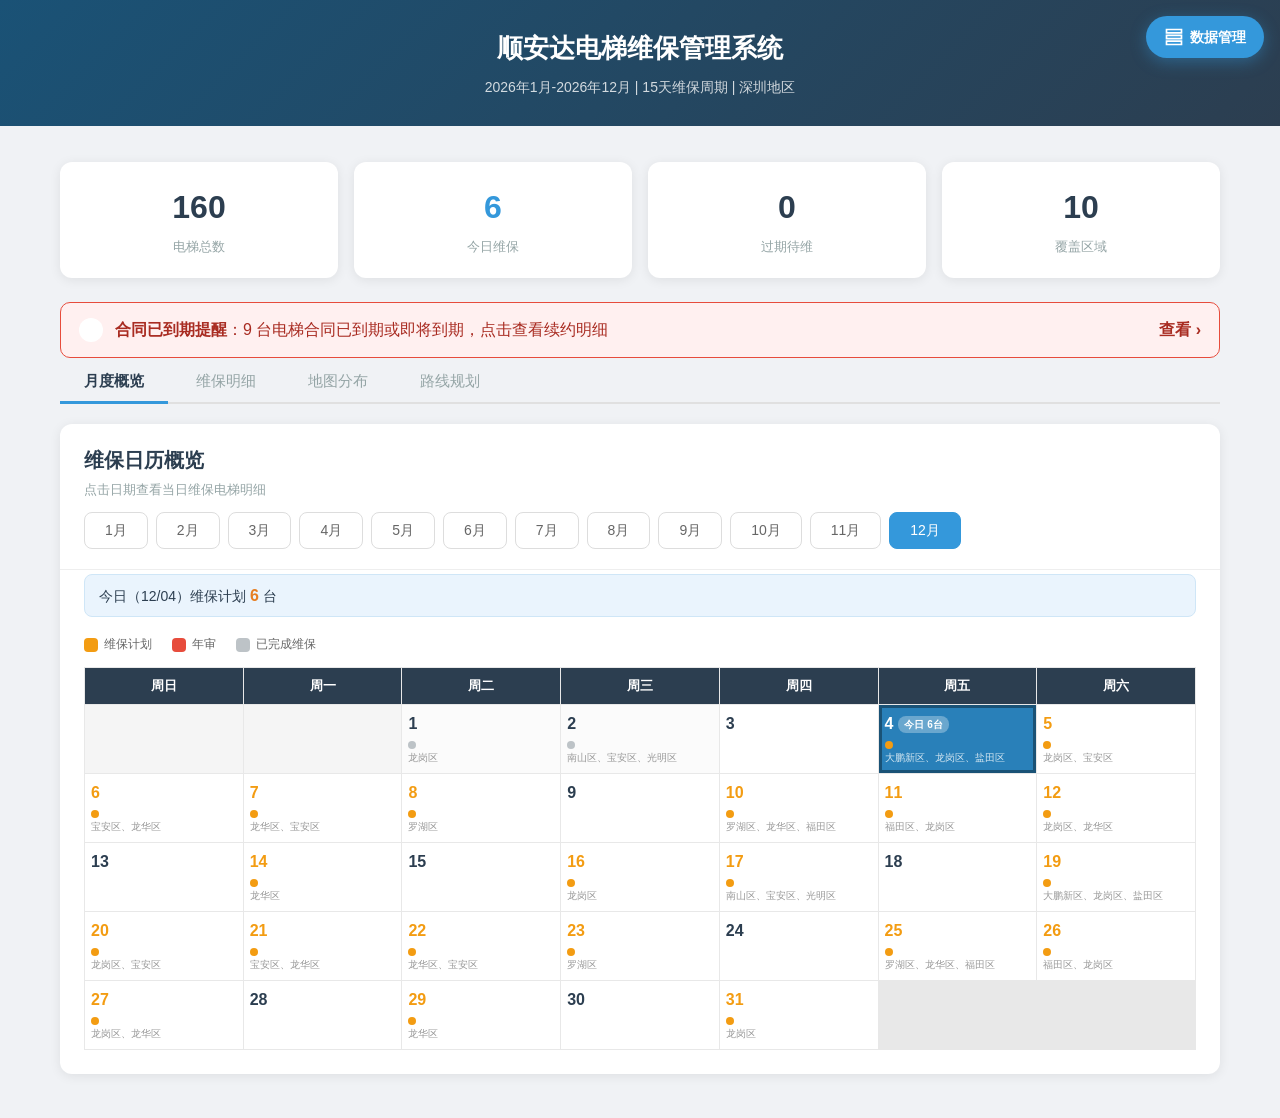
<file: index.html>
<!DOCTYPE html>
<html lang="zh-CN">
<head>
  <meta charset="UTF-8">
  <meta name="viewport" content="width=device-width, initial-scale=1.0">
  <title>顺安达电梯维保管理系统</title>
  <link rel="stylesheet" href="css/style.css?v=20261113-v46">
  <link rel="stylesheet" href="css/inspection.css?v=20260918-v40">
  <link rel="stylesheet" href="lib/leaflet.css">
</head>
<body>
  <div class="app-header">
    <h1>顺安达电梯维保管理系统</h1>
    <div class="subtitle">2026年1月-12月 | 15天维保周期 | 深圳地区</div>
  </div>
  <a href="admin.html" class="admin-fab" title="数据管理后台">
    <svg width="20" height="20" viewBox="0 0 24 24" fill="none" stroke="currentColor" stroke-width="2">
      <path d="M3 3h18v4H3z M3 10h18v4H3z M3 17h18v4H3z"/>
    </svg>
    <span>数据管理</span>
  </a>

  <div class="container">
    <!-- 加载中 -->
    <div id="loading" class="loading">
      <div class="spinner"></div>
      <p>正在加载维保数据...</p>
    </div>

    <!-- 主内容 -->
    <div id="appContent" style="display:none">
      <!-- 首页统计面板 -->
      <div id="homeStats"></div>
      <!-- 合同续约提醒：仅显示已到期及30天内到期合同 -->
      <div id="contractRenewalAlert"></div>
      <!-- Tab 导航 -->
      <div class="tab-nav">
        <button class="tab-btn active" data-tab="calendar">月度概览</button>
        <button class="tab-btn" data-tab="detail">维保明细</button>
        <button class="tab-btn" data-tab="map">地图分布</button>
        <button class="tab-btn" data-tab="route">路线规划</button>
      </div>

      <!-- 月度概览 -->
      <div class="tab-content active" id="tab-calendar">
        <div class="calendar-section">
          <div class="calendar-header">
            <h2>维保日历概览</h2>
            <p>点击日期查看当日维保电梯明细</p>
            <div class="month-tabs">
              <div class="month-tab" data-month="1" onclick="renderCalendar(1)">1月</div>
              <div class="month-tab" data-month="2" onclick="renderCalendar(2)">2月</div>
              <div class="month-tab" data-month="3" onclick="renderCalendar(3)">3月</div>
              <div class="month-tab" data-month="4" onclick="renderCalendar(4)">4月</div>
              <div class="month-tab" data-month="5" onclick="renderCalendar(5)">5月</div>
              <div class="month-tab" data-month="6" onclick="renderCalendar(6)">6月</div>
              <div class="month-tab" data-month="7" onclick="renderCalendar(7)">7月</div>
              <div class="month-tab" data-month="8" onclick="renderCalendar(8)">8月</div>
              <div class="month-tab" data-month="9" onclick="renderCalendar(9)">9月</div>
              <div class="month-tab" data-month="10" onclick="renderCalendar(10)">10月</div>
              <div class="month-tab" data-month="11" onclick="renderCalendar(11)">11月</div>
              <div class="month-tab" data-month="12" onclick="renderCalendar(12)">12月</div>
            </div>
          </div>
          <div id="calendarGrid" style="padding: 0 24px 24px;"></div>
        </div>
      </div>

      <!-- 维保明细 -->
      <div class="tab-content" id="tab-detail"></div>

      <!-- 地图分布 -->
      <div class="tab-content" id="tab-map">
        <div id="mapContainer"></div>
      </div>

      <!-- 路线规划 -->
      <div class="tab-content" id="tab-route"></div>
    </div>
  </div>

  <!-- 详情弹窗 -->
  <div class="modal-overlay" id="modalOverlay">
    <div class="modal-box">
      <div class="modal-header">
        <h3 id="modalTitle">维保详情</h3>
        <button class="modal-close">&times;</button>
      </div>
      <div class="modal-body" id="modalBody"></div>
    </div>
  </div>

  <!-- 定位校准弹窗 -->
  <div class="modal-overlay" id="locateOverlay">
    <div class="modal-box modal-locate">
      <div class="modal-header">
        <h3 id="locateTitle">定位校准</h3>
        <button class="modal-close" onclick="closeLocateModal()">&times;</button>
      </div>
      <div class="modal-body" id="locateBody"></div>
    </div>
  </div>

  <!-- Toast 提示 -->
  <div class="toast" id="toast"></div>

  <script src="js/data.js?v=20261105-v44"></script>
  <script src="lib/leaflet.js"></script>
  <script src="js/calendar.js?v=20260918-v40"></script>
  <script src="js/detail.js?v=20260918-v40"></script>
  <script src="js/map.js?v=20260918-v40"></script>
  <script src="js/router.js?v=20260918-v40"></script>
  <script src="js/app.js?v=20260918-v40"></script>
</body>
</html>
</file>
<file: css/style.css>
/* ===== Reset & Base ===== */
* { margin: 0; padding: 0; box-sizing: border-box; }
body {
  font-family: "Microsoft YaHei", "PingFang SC", -apple-system, sans-serif;
  background: #f0f2f5;
  color: #333;
  line-height: 1.6;
}
a { color: #3498db; text-decoration: none; }
a:hover { text-decoration: underline; }

/* ===== Admin Login Gate ===== */
.login-gate {
  position: fixed;
  top: 0; left: 0; right: 0; bottom: 0;
  background: linear-gradient(135deg, #1a5276, #2c3e50);
  z-index: 9999;
  display: flex;
  align-items: center;
  justify-content: center;
}
.login-gate.hidden { display: none; }
.login-box {
  background: #fff;
  border-radius: 16px;
  padding: 40px 36px;
  text-align: center;
  width: 320px;
  box-shadow: 0 12px 48px rgba(0,0,0,0.3);
}
.login-icon { margin-bottom: 16px; }
.login-box h2 { font-size: 22px; color: #2c3e50; margin-bottom: 6px; }
.login-hint { font-size: 13px; color: #95a5a6; margin-bottom: 20px; }
.login-input {
  width: 100%;
  padding: 12px 16px;
  border: 2px solid #e0e0e0;
  border-radius: 8px;
  font-size: 16px;
  outline: none;
  text-align: center;
  letter-spacing: 2px;
  transition: border-color 0.2s;
  margin-bottom: 16px;
}
.login-input:focus { border-color: #3498db; }
.login-btn { width: 100%; padding: 12px; font-size: 16px; }
.login-error { color: #e74c3c; font-size: 13px; min-height: 18px; margin-top: 8px; }
.login-back { display: inline-block; margin-top: 16px; font-size: 13px; color: #95a5a6; }
.login-back:hover { color: #3498db; }

/* ===== Header ===== */
.app-header {
  background: linear-gradient(135deg, #1a5276, #2c3e50);
  color: #fff;
  padding: 28px 24px;
  text-align: center;
}
.app-header h1 { font-size: 26px; font-weight: 700; }
.app-header .subtitle { font-size: 14px; opacity: 0.8; margin-top: 6px; }

/* Nav link for admin page */
.app-header .nav-link {
  display: inline-block;
  margin-top: 12px;
  padding: 6px 18px;
  background: rgba(255,255,255,0.15);
  border-radius: 20px;
  color: #fff;
  font-size: 13px;
  transition: background 0.2s;
}
.app-header .nav-link:hover { background: rgba(255,255,255,0.3); text-decoration: none; }

/* ===== Admin Floating Button ===== */
.admin-fab {
  position: fixed;
  top: 16px;
  right: 16px;
  z-index: 500;
  display: flex;
  align-items: center;
  gap: 6px;
  padding: 10px 18px;
  background: #3498db;
  color: #fff !important;
  border-radius: 24px;
  font-size: 14px;
  font-weight: 600;
  box-shadow: 0 4px 16px rgba(52, 152, 219, 0.4);
  transition: all 0.2s;
  text-decoration: none !important;
}
.admin-fab:hover {
  background: #2980b9;
  transform: translateY(-2px);
  box-shadow: 0 6px 20px rgba(52, 152, 219, 0.5);
}

/* ===== Container ===== */
.container { max-width: 1200px; margin: 0 auto; padding: 20px; }

/* ===== Stats Cards ===== */
.stats-row {
  display: flex;
  gap: 16px;
  margin-bottom: 24px;
  flex-wrap: wrap;
}
.stat-card {
  flex: 1;
  min-width: 140px;
  background: #fff;
  border-radius: 12px;
  padding: 20px;
  box-shadow: 0 2px 12px rgba(0,0,0,0.08);
  text-align: center;
}
.stat-card .stat-value {
  font-size: 32px;
  font-weight: 700;
  color: #2c3e50;
}
.stat-card .stat-label {
  font-size: 13px;
  color: #95a5a6;
  margin-top: 4px;
}
.stat-card.accent .stat-value { color: #3498db; }
.stat-card.danger .stat-value { color: #e74c3c; }
.stat-card.warning .stat-value { color: #e67e22; }

/* ===== Tabs ===== */
.tab-nav {
  display: flex;
  gap: 4px;
  margin-bottom: 20px;
  border-bottom: 2px solid #e0e0e0;
  flex-wrap: wrap;
}
.tab-btn {
  padding: 10px 24px;
  border: none;
  background: none;
  cursor: pointer;
  font-size: 15px;
  color: #95a5a6;
  border-bottom: 3px solid transparent;
  margin-bottom: -2px;
  transition: all 0.2s;
}
.tab-btn:hover { color: #3498db; }
.tab-btn.active {
  color: #2c3e50;
  border-bottom-color: #3498db;
  font-weight: 600;
}
.tab-content { display: none; }
.tab-content.active { display: block; }

/* ===== Calendar ===== */
.calendar-section {
  background: #fff;
  border-radius: 12px;
  box-shadow: 0 2px 12px rgba(0,0,0,0.08);
  overflow: hidden;
  margin-bottom: 24px;
}
.calendar-header {
  padding: 20px 24px;
  border-bottom: 1px solid #eee;
}
.calendar-header h2 { font-size: 20px; color: #2c3e50; }
.calendar-header p { font-size: 13px; color: #95a5a6; margin-top: 4px; }
.month-tabs {
  display: flex;
  gap: 8px;
  margin-top: 12px;
  /* 允许换行，避免手机端 12 个月份排不开被外层 overflow:hidden 裁掉（8-12月无法点击） */
  flex-wrap: wrap;
}
.month-tab {
  padding: 6px 20px;
  border: 1px solid #ddd;
  border-radius: 8px;
  cursor: pointer;
  font-size: 14px;
  color: #666;
  transition: all 0.2s;
}
.month-tab.active { background: #3498db; color: #fff; border-color: #3498db; }
.month-tab:hover:not(.active) { border-color: #3498db; color: #3498db; }

.cal-legend {
  display: flex;
  gap: 20px;
  padding: 8px 0 12px;
  font-size: 13px;
  color: #555;
  flex-wrap: wrap;
}
.cal-legend .legend-item {
  display: inline-flex;
  align-items: center;
  gap: 6px;
}
.cal-legend .legend-dot {
  display: inline-block;
  width: 14px;
  height: 14px;
  border-radius: 4px;
}
.cal-legend .legend-dot.maint { background: #f39c12; }
.cal-legend .legend-dot.hist { background: #bdc3c7; }
.cal-legend .legend-dot.ai { background: #e74c3c; }

/* 今日维保汇总条 */
.today-summary {
  margin: 4px 0 10px;
  padding: 8px 14px;
  background: #eaf4fd;
  border: 1px solid #cfe6f7;
  border-radius: 8px;
  font-size: 14px;
  color: #2c3e50;
}
.today-summary b { color: #e67e22; font-size: 16px; }

.calendar-grid {
  display: grid;
  /* 使用 minmax(0, 1fr) 强制 7 列等宽，防止“维保区域”长文字把列撑宽后把周五周六挤出可视区。 */
  grid-template-columns: repeat(7, minmax(0, 1fr));
  gap: 1px;
  background: #e8e8e8;
  border: 1px solid #e8e8e8;
}
.cal-weekday {
  background: #2c3e50;
  color: #fff;
  text-align: center;
  padding: 8px;
  font-size: 13px;
  font-weight: 600;
}
.cal-day {
  background: #fff;
  min-height: 68px;
  padding: 6px;
  cursor: pointer;
  transition: all 0.2s;
  position: relative;
}
.cal-day:hover { background: #f8f9fa; }
.cal-day.empty { background: #f5f5f5; cursor: default; }
.cal-day .day-num { font-size: 16px; font-weight: 600; color: #2c3e50; display: flex; align-items: center; gap: 5px; }
.cal-day .today-count {
  background: rgba(255, 255, 255, 0.3);
  color: #fff;
  font-size: 10px;
  font-weight: 700;
  padding: 1px 6px;
  border-radius: 8px;
  line-height: 1.5;
  white-space: nowrap;
}
.cal-day .day-dots {
  display: flex;
  gap: 4px;
  margin-top: 4px;
  align-items: center;
}
.cal-day .dot {
  width: 8px;
  height: 8px;
  border-radius: 50%;
  display: inline-block;
}
.cal-day .dot-maint { background: #f39c12; }
.cal-day .dot-ai { background: #e74c3c; }
.cal-day .dot-hist { background: #bdc3c7; }
.cal-day.has-maintenance .day-num { color: #f39c12; }
.cal-day.has-history { background: #fbfbfb; }
.cal-day.today { background: #2980b9 !important; box-shadow: inset 0 0 0 3px #1a5276; }
.cal-day.today .day-num { color: #fff !important; font-weight: 700; }
.cal-day.today .day-count { color: #d4e6f1 !important; }
.cal-day.today .day-districts { color: #d4e6f1 !important; }
.cal-day .day-districts {
  font-size: 10px;
  color: #999;
  margin-top: 2px;
  line-height: 1.3;
  white-space: nowrap;
  overflow: hidden;
  text-overflow: ellipsis;
  max-width: 100%;
}
.cal-day .ai-badge {
  position: absolute;
  top: 4px;
  right: 4px;
  background: #e74c3c;
  color: #fff;
  font-size: 10px;
  font-weight: 600;
  padding: 1px 5px;
  border-radius: 6px;
  line-height: 1.5;
}
.cal-day.has-ai { background: #fff0f0; }
.cal-day.has-ai:hover { background: #ffe8e8; }

/* ===== 历史维保弹窗样式 ===== */
.hist-notice {
  background: #f4f6f7;
  color: #7f8c8d;
  padding: 8px 12px;
  border-radius: 6px;
  margin-bottom: 10px;
  font-size: 13px;
}
.hist-section { margin-top: 14px; }
.hist-title {
  font-size: 13px;
  color: #7f8c8d;
  font-weight: 600;
  margin-bottom: 6px;
  padding-left: 8px;
  border-left: 3px solid #bdc3c7;
}
.hist-table { opacity: 0.8; }
.hist-table .hist-row td { color: #7f8c8d; }

/* ===== Modal ===== */
.modal-overlay {
  display: none;
  position: fixed;
  top: 0; left: 0; right: 0; bottom: 0;
  background: rgba(0,0,0,0.5);
  z-index: 1000;
  justify-content: center;
  align-items: flex-start;
  padding: 40px 20px;
  overflow-y: auto;
}
.modal-overlay.show { display: flex; }
.modal-box {
  background: #fff;
  border-radius: 12px;
  max-width: 800px;
  width: 100%;
  box-shadow: 0 8px 32px rgba(0,0,0,0.2);
}
.modal-header {
  padding: 20px 24px;
  border-bottom: 1px solid #eee;
  display: flex;
  justify-content: space-between;
  align-items: center;
}
.modal-header h3 { font-size: 18px; color: #2c3e50; }
.modal-close {
  width: 32px; height: 32px;
  border: none; background: none;
  font-size: 22px; color: #999;
  cursor: pointer; border-radius: 50%;
  display: flex; align-items: center; justify-content: center;
}
.modal-close:hover { background: #f0f0f0; color: #333; }
.modal-body { padding: 20px 24px; max-height: 60vh; overflow-y: auto; }
.ai-notice {
  background: #fff0f0;
  border-left: 4px solid #e74c3c;
  padding: 10px 14px;
  border-radius: 6px;
  margin-bottom: 14px;
  font-size: 13px;
  color: #a94442;
}
.ai-tag {
  display: inline-block;
  background: #e74c3c;
  color: #fff;
  font-size: 11px;
  font-weight: 600;
  padding: 2px 6px;
  border-radius: 4px;
  margin-left: 6px;
}
.ai-row {
  background: #fff0f0 !important;
}

/* ===== Tables ===== */
.data-table {
  width: 100%;
  border-collapse: collapse;
  font-size: 13px;
}
.data-table th {
  background: #2c3e50;
  color: #fff;
  padding: 10px 12px;
  text-align: left;
  font-weight: 600;
  white-space: nowrap;
}
.data-table td {
  padding: 8px 12px;
  border-bottom: 1px solid #eee;
}
.data-table tbody tr:hover { background: #f8f9fa; }
.data-table .dist-tag {
  display: inline-block;
  padding: 2px 8px;
  border-radius: 10px;
  font-size: 11px;
  color: #fff;
  white-space: nowrap;
}

/* ===== District Section ===== */
.district-section {
  margin-bottom: 12px;
  background: #fff;
  border-radius: 12px;
  box-shadow: 0 2px 12px rgba(0,0,0,0.08);
  overflow: hidden;
}
.district-header {
  padding: 14px 24px;
  border-bottom: 1px solid #eee;
  display: flex;
  justify-content: space-between;
  align-items: center;
  cursor: pointer;
  user-select: none;
  transition: background 0.2s;
}
.district-header:hover { background: #f8f9fa; }
.district-header h3 { font-size: 17px; color: #2c3e50; display: flex; align-items: center; gap: 8px; }
.district-header .count-badge {
  background: #eaf2f8;
  color: #2c3e50;
  padding: 4px 12px;
  border-radius: 12px;
  font-size: 13px;
  font-weight: 600;
}
.district-header .collapse-arrow {
  font-size: 18px;
  color: #bbb;
  transition: transform 0.3s;
  margin-left: 8px;
}
.district-section.collapsed .collapse-arrow { transform: rotate(-90deg); }
.district-body {
  padding: 0 24px 16px;
  overflow-x: auto;
  transition: max-height 0.3s ease, padding 0.3s ease, opacity 0.3s ease;
  max-height: 3000px;
  opacity: 1;
}
.district-section.collapsed .district-body {
  max-height: 0;
  padding-top: 0;
  padding-bottom: 0;
  opacity: 0;
  overflow: hidden;
}

/* ===== Search & Filter ===== */
.search-bar {
  display: flex;
  gap: 12px;
  margin-bottom: 16px;
  flex-wrap: wrap;
}
.search-input {
  flex: 1;
  min-width: 200px;
  padding: 10px 16px;
  border: 2px solid #e0e0e0;
  border-radius: 8px;
  font-size: 14px;
  outline: none;
  transition: border-color 0.2s;
}
.search-input:focus { border-color: #3498db; }
.btn {
  padding: 10px 20px;
  border: none;
  border-radius: 8px;
  cursor: pointer;
  font-size: 14px;
  transition: opacity 0.2s;
}
.btn:hover { opacity: 0.85; }
.btn-primary { background: #3498db; color: #fff; }
.btn-danger { background: #e74c3c; color: #fff; }
.btn-success { background: #27ae60; color: #fff; }
.btn-warning { background: #f39c12; color: #fff; }
.btn-sm { padding: 5px 12px; font-size: 12px; }

.filter-chips {
  display: flex;
  gap: 8px;
  flex-wrap: wrap;
  margin-bottom: 12px;
}
.filter-chip {
  padding: 4px 14px;
  border-radius: 16px;
  font-size: 12px;
  cursor: pointer;
  color: #fff;
  transition: opacity 0.2s;
}
.filter-chip:hover { opacity: 0.8; }
.filter-chip.active { box-shadow: 0 0 0 2px #2c3e50; }

/* ===== SVG Map ===== */
.map-section {
  background: #fff;
  border-radius: 12px;
  box-shadow: 0 2px 12px rgba(0,0,0,0.08);
  overflow: hidden;
  margin-bottom: 24px;
}
.map-header { padding: 20px 24px 0; }
.map-header h2 { font-size: 20px; color: #2c3e50; }
.map-header p { font-size: 13px; color: #95a5a6; margin-top: 4px; }
.map-body { display: flex; gap: 0; }
.svg-map-container {
  flex: 1;
  position: relative;
  background: #e8f4f8;
  min-height: 400px;
}
.svg-map-container svg { width: 100%; height: auto; display: block; }
.elev-dot { cursor: pointer; transition: r 0.2s; }
.elev-dot:hover { r: 8; }
.route-path {
  fill: none;
  stroke: #e74c3c;
  stroke-width: 2;
  stroke-dasharray: 5,3;
  opacity: 0;
  transition: opacity 0.3s;
}
.route-path.show { opacity: 0.6; }
.search-results {
  width: 300px;
  max-height: 500px;
  overflow-y: auto;
  border-left: 1px solid #eee;
  padding: 12px;
}
.result-item {
  padding: 8px 10px;
  border-radius: 6px;
  cursor: pointer;
  margin-bottom: 4px;
  transition: background 0.2s;
}
.result-item:hover { background: #f0f4ff; }
.result-name { font-size: 13px; font-weight: 600; color: #2c3e50; }
.result-meta { font-size: 11px; color: #999; margin-top: 2px; }
.map-tooltip {
  position: absolute;
  background: #fff;
  border: 1px solid #ddd;
  border-radius: 8px;
  padding: 10px;
  box-shadow: 0 2px 12px rgba(0,0,0,0.15);
  font-size: 12px;
  z-index: 100;
  max-width: 260px;
  display: none;
  pointer-events: none;
}
.map-tooltip .tt-name { font-weight: bold; color: #2c3e50; margin-bottom: 4px; font-size: 13px; }
.map-tooltip .tt-row { color: #666; margin-bottom: 2px; }
.map-legend {
  padding: 12px 20px;
  display: flex;
  gap: 12px;
  flex-wrap: wrap;
  border-top: 1px solid #eee;
}
.legend-item { display: flex; align-items: center; gap: 4px; font-size: 12px; color: #666; }
.legend-dot { width: 10px; height: 10px; border-radius: 50%; }

.admin-table-wrapper .ai-tag {
  font-size: 10px;
  padding: 2px 5px;
}

/* ===== Route Planning ===== */
.route-section {
  background: #fff;
  border-radius: 12px;
  box-shadow: 0 2px 12px rgba(0,0,0,0.08);
  overflow: hidden;
  margin-bottom: 24px;
}
.route-header { padding: 20px 24px 0; }
.route-header h2 { font-size: 20px; color: #2c3e50; }
.route-header p { font-size: 13px; color: #95a5a6; margin-top: 4px; }

/* Month collapsible */
.route-month-group {
  margin: 0 24px 12px;
  border: 1px solid #e8e8e8;
  border-radius: 8px;
  overflow: hidden;
}
.route-month-header {
  padding: 12px 16px;
  background: #f8f9fa;
  display: flex;
  justify-content: space-between;
  align-items: center;
  cursor: pointer;
  user-select: none;
  transition: background 0.2s;
}
.route-month-header:hover { background: #eef2f7; }
.route-month-header h4 {
  font-size: 15px;
  color: #2c3e50;
  margin: 0;
  display: flex;
  align-items: center;
  gap: 6px;
}
.route-month-header .month-summary {
  font-size: 13px;
  color: #888;
}
.route-month-header .collapse-arrow {
  font-size: 16px;
  color: #bbb;
  transition: transform 0.3s;
}
.route-month-group.collapsed .collapse-arrow { transform: rotate(-90deg); }
.route-month-body {
  padding: 12px 16px;
  transition: max-height 0.3s ease, padding 0.3s ease, opacity 0.3s ease;
  max-height: 5000px;
  opacity: 1;
  overflow: hidden;
}
.route-month-group.collapsed .route-month-body {
  max-height: 0;
  padding-top: 0;
  padding-bottom: 0;
  opacity: 0;
}

.route-date-selector {
  display: flex;
  gap: 8px;
  flex-wrap: wrap;
  margin-bottom: 12px;
  overflow-x: auto;
}
.route-date-btn {
  padding: 6px 14px;
  border: 1px solid #ddd;
  border-radius: 20px;
  background: #fff;
  cursor: pointer;
  font-size: 13px;
  color: #666;
  white-space: nowrap;
  transition: all 0.2s;
}
.route-date-btn:hover { background: #f0f4ff; border-color: #3498db; }
.route-date-btn.active { background: #3498db; color: #fff; border-color: #3498db; }
.route-content { padding: 0 24px 20px; }
.route-summary {
  background: #f8f9fa;
  padding: 8px 12px;
  border-radius: 6px;
  margin-bottom: 10px;
  font-size: 13px;
  color: #555;
}
.route-arrow { text-align: center; color: #bbb; font-size: 16px; }

/* ===== Admin ===== */
.admin-form { max-width: 600px; }
.form-group { margin-bottom: 16px; }
.form-group label {
  display: block;
  font-size: 14px;
  font-weight: 600;
  color: #2c3e50;
  margin-bottom: 6px;
}
.form-group input, .form-group select, .form-group textarea {
  width: 100%;
  padding: 10px 14px;
  border: 2px solid #e0e0e0;
  border-radius: 8px;
  font-size: 14px;
  outline: none;
  transition: border-color 0.2s;
  font-family: inherit;
}
.form-group input:focus, .form-group select:focus, .form-group textarea:focus {
  border-color: #3498db;
}
.form-row { display: flex; gap: 16px; }
.form-row .form-group { flex: 1; }
.form-actions { display: flex; gap: 12px; margin-top: 20px; }

.admin-table-wrapper {
  background: #fff;
  border-radius: 12px;
  box-shadow: 0 2px 12px rgba(0,0,0,0.08);
  overflow: hidden;
}
.admin-table-wrapper .table-toolbar {
  padding: 16px 20px;
  display: flex;
  gap: 12px;
  flex-wrap: wrap;
  align-items: center;
}
.admin-table-wrapper .table-body { overflow-x: auto; padding: 0 20px 16px; }
.edit-btn { color: #3498db; cursor: pointer; font-size: 13px; }
.delete-btn { color: #e74c3c; cursor: pointer; font-size: 13px; margin-left: 12px; }

.export-section {
  background: #fff;
  border-radius: 12px;
  box-shadow: 0 2px 12px rgba(0,0,0,0.08);
  padding: 24px;
  margin-bottom: 24px;
}
.export-section h3 { font-size: 18px; color: #2c3e50; margin-bottom: 16px; }
.export-buttons { display: flex; gap: 12px; flex-wrap: wrap; }

/* ===== 合同续约提醒 ===== */
.contract-alert { width:100%; margin:16px 0 4px; padding:14px 18px; border:1px solid #f2c94c; border-radius:10px; background:#fff9e6; color:#7a5200; display:flex; align-items:center; gap:12px; text-align:left; cursor:pointer; font:inherit; }
.contract-alert:hover { filter:brightness(.98); }
.contract-alert.danger { background:#fff0f0; border-color:#e74c3c; color:#a92c22; }
.contract-alert.urgent { background:#fff5e9; border-color:#f39c12; color:#8a4d00; }
.contract-alert-icon { display:inline-flex; align-items:center; justify-content:center; width:24px; height:24px; border-radius:50%; background:currentColor; color:#fff; font-weight:bold; }
.contract-alert-arrow { margin-left:auto; white-space:nowrap; font-weight:600; }
.contract-modal-note { margin-bottom:14px; padding:10px 12px; background:#fff9e6; border-radius:6px; color:#7a5200; font-size:13px; }
.contract-status { display:inline-block; padding:3px 7px; border-radius:12px; background:#fff1ef; color:#c0392b; font-size:12px; font-weight:600; }
.contract-row-due .contract-status { background:#fff6e5; color:#b66b00; }
.detail-edit-btn { margin-left:5px; padding:5px 8px; border:1px solid #3498db; border-radius:5px; background:#eef8ff; color:#287bb2; cursor:pointer; font-size:12px; }
.detail-edit-btn:hover { background:#3498db; color:#fff; }

/* ===== Loading ===== */
.loading {
  text-align: center;
  padding: 60px;
  color: #95a5a6;
  font-size: 16px;
}
.loading .spinner {
  display: inline-block;
  width: 40px; height: 40px;
  border: 4px solid #e0e0e0;
  border-top-color: #3498db;
  border-radius: 50%;
  animation: spin 0.8s linear infinite;
  margin-bottom: 12px;
}
@keyframes spin { to { transform: rotate(360deg); } }

/* ===== Toast ===== */
.toast {
  position: fixed;
  bottom: 24px;
  left: 50%;
  transform: translateX(-50%);
  background: #2c3e50;
  color: #fff;
  padding: 12px 24px;
  border-radius: 8px;
  font-size: 14px;
  z-index: 2000;
  opacity: 0;
  transition: opacity 0.3s, transform 0.3s;
  pointer-events: none;
}
.toast.show { opacity: 1; transform: translateX(-50%) translateY(-4px); }
.toast.success { background: #27ae60; }
.toast.error { background: #e74c3c; }

/* ===== Navigation Button ===== */
.nav-btn {
  display: inline-flex;
  align-items: center;
  gap: 3px;
  padding: 3px 8px;
  border-radius: 6px;
  background: #eaf6ff;
  color: #3498db;
  font-size: 12px;
  cursor: pointer;
  white-space: nowrap;
  transition: all 0.2s;
  border: 1px solid #b3d9f2;
}
.nav-btn:hover {
  background: #3498db;
  color: #fff;
  border-color: #3498db;
}
.nav-btn svg { flex-shrink: 0; }
.nav-btn.nav-primary {
  background: #eaf6ff;
  color: #3498db;
  border-color: #b3d9f2;
}
.nav-btn.nav-primary:hover {
  background: #3498db;
  color: #fff;
  border-color: #3498db;
}
.nav-btn.nav-locate {
  background: #fef9e7;
  color: #f39c12;
  border-color: #f5d89a;
}
.nav-btn.nav-locate:hover {
  background: #f39c12;
  color: #fff;
  border-color: #f39c12;
}

/* ===== Locate Modal (Main Page) ===== */
.modal-locate {
  max-width: 720px;
}
.locate-map-wrapper {
  position: relative;
  margin-top: 8px;
}
.locate-map-wrapper .svg-map-container {
  background: #e8f4f8;
  min-height: 280px;
  border-radius: 8px;
  overflow: hidden;
}
.locate-coord-form {
  margin-top: 14px;
  display: flex;
  gap: 12px;
  align-items: flex-end;
  flex-wrap: wrap;
}
.locate-coord-row {
  display: flex;
  flex-direction: column;
  gap: 4px;
}
.locate-coord-row label {
  font-size: 12px;
  color: #7f8c8d;
  font-weight: 600;
}
.locate-coord-row input {
  width: 150px;
  padding: 8px 10px;
  border: 2px solid #e0e0e0;
  border-radius: 6px;
  font-size: 13px;
  font-family: "Courier New", monospace;
  outline: none;
  transition: border-color 0.2s;
}
.locate-coord-row input:focus { border-color: #3498db; }
.locate-actions {
  margin-top: 16px;
  display: flex;
  gap: 10px;
  flex-wrap: wrap;
}
.locate-actions .btn {
  padding: 10px 20px;
  font-size: 14px;
}
.locate-toolbar {
  display: flex;
  align-items: center;
  gap: 8px;
  flex-wrap: wrap;
  margin-bottom: 10px;
}
.locate-toolbar .btn-sm {
  padding: 6px 12px;
  font-size: 12px;
  background: #fff;
  border: 1px solid #d0d7de;
  color: #2c3e50;
  border-radius: 6px;
  cursor: pointer;
  transition: all 0.15s;
}
.locate-toolbar .btn-sm:hover { background: #f0f3f6; border-color: #3498db; }
.btn-info { background: #eaf6ff !important; color: #3498db !important; border-color: #b3d9f2 !important; }
.locate-hint {
  margin-left: auto;
  font-size: 12px;
  color: #95a5a6;
}
/* 地名搜索框 */
.locate-search-bar {
  display: flex;
  gap: 6px;
  align-items: center;
  margin-bottom: 6px;
}
.locate-search-bar input {
  flex: 1;
  padding: 8px 12px;
  border: 2px solid #d0d7de;
  border-radius: 6px;
  font-size: 14px;
  outline: none;
  transition: border-color 0.2s;
}
.locate-search-bar input:focus { border-color: #3498db; }
.locate-search-results {
  max-height: 180px;
  overflow-y: auto;
  border-radius: 6px;
}
.locate-search-results:empty { display: none; }
.locate-searching {
  padding: 8px 12px;
  font-size: 13px;
  color: #7f8c8d;
  text-align: center;
}
.locate-result-item {
  padding: 8px 12px;
  font-size: 13px;
  color: #2c3e50;
  cursor: pointer;
  border-bottom: 1px solid #ecf0f1;
  transition: background 0.15s;
}
.locate-result-item:hover { background: #eaf6ff; color: #3498db; }
.locate-result-item:last-child { border-bottom: none; }
/* 坐标显示条 */
.locate-coord-display {
  margin-top: 10px;
  padding: 8px 12px;
  background: #f8f9fa;
  border-radius: 6px;
  font-size: 13px;
  color: #7f8c8d;
}
/* Leaflet 地图标记 */
.locate-pin { background: transparent !important; border: none !important; }
.leaflet-container { background: #e8eef3; font-family: inherit; }
.leaflet-control-zoom a { font-size: 18px; }

/* ===== Geo Calibration ===== */
.geo-layout {
  display: flex;
  gap: 16px;
  min-height: 500px;
}
.geo-list-panel {
  width: 320px;
  flex-shrink: 0;
  background: #fff;
  border-radius: 10px;
  box-shadow: 0 2px 12px rgba(0,0,0,0.06);
  overflow: hidden;
  display: flex;
  flex-direction: column;
}
.geo-list-panel .table-toolbar {
  padding: 12px 16px;
  border-bottom: 1px solid #eee;
}
.geo-device-list {
  flex: 1;
  overflow-y: auto;
  max-height: 550px;
}
.geo-item {
  padding: 10px 16px;
  border-bottom: 1px solid #f0f0f0;
  cursor: pointer;
  transition: background 0.15s;
}
.geo-item:hover { background: #f8f9fa; }
.geo-item.geo-item-active {
  background: #eaf6ff;
  border-left: 3px solid #3498db;
}
.geo-item-name {
  font-size: 13px;
  font-weight: 600;
  color: #2c3e50;
  margin-bottom: 3px;
}
.geo-item-meta {
  display: flex;
  align-items: center;
  gap: 8px;
  font-size: 11px;
}
.geo-item-coord {
  font-family: "Courier New", monospace;
  font-size: 11px;
}
.geo-item-coord.has-coord { color: #27ae60; }
.geo-item-coord.no-coord { color: #e74c3c; }

.geo-map-panel {
  flex: 1;
  background: #fff;
  border-radius: 10px;
  box-shadow: 0 2px 12px rgba(0,0,0,0.06);
  padding: 20px;
  display: flex;
  flex-direction: column;
}
.geo-map-header h4 {
  font-size: 16px;
  color: #2c3e50;
  display: flex;
  align-items: center;
  gap: 8px;
}
.geo-map-wrapper {
  margin-top: 12px;
  position: relative;
}
.geo-map-wrapper .svg-map-container {
  background: #e8f4f8;
  border-radius: 8px;
  overflow: hidden;
  min-height: 350px;
}
.geo-click-hint {
  position: absolute;
  bottom: 8px;
  left: 50%;
  transform: translateX(-50%);
  background: rgba(0,0,0,0.5);
  color: #fff;
  font-size: 12px;
  padding: 4px 12px;
  border-radius: 12px;
  pointer-events: none;
  white-space: nowrap;
}
.geo-coord-form {
  margin-top: 16px;
  display: flex;
  gap: 12px;
  align-items: flex-end;
  flex-wrap: wrap;
}
.geo-coord-row {
  display: flex;
  flex-direction: column;
  gap: 4px;
}
.geo-coord-row label {
  font-size: 12px;
  color: #7f8c8d;
  font-weight: 600;
}
.geo-coord-row input {
  width: 160px;
  padding: 8px 10px;
  border: 2px solid #e0e0e0;
  border-radius: 6px;
  font-size: 13px;
  font-family: "Courier New", monospace;
  outline: none;
  transition: border-color 0.2s;
}
.geo-coord-row input:focus { border-color: #3498db; }
.geo-actions {
  display: flex;
  gap: 8px;
  flex-wrap: wrap;
}
.geo-empty {
  display: flex;
  align-items: center;
  justify-content: center;
  height: 100%;
  min-height: 400px;
}

/* ===== Responsive ===== */
@media (max-width: 768px) {
  body { font-size: 14px; }
  .container { padding: 8px; }
  .app-header { padding: 16px 12px; }
  .app-header h1 { font-size: 18px; }
  .app-header .subtitle { font-size: 12px; }

  /* Stats cards: 2 per row */
  .stats-row { gap: 6px; }
  .stat-card { min-width: 100px; padding: 12px 8px; }
  .stat-card .stat-value { font-size: 22px; }
  .stat-card .stat-label { font-size: 11px; }

  /* Tabs: smaller touch targets */
  .tab-btn { padding: 10px 14px; font-size: 13px; min-width: 44px; }

  /* Calendar: smaller cells, compact districts */
  .cal-day { min-height: 52px; padding: 3px; }
  .cal-day .day-num { font-size: 12px; }
  .cal-day .today-count { font-size: 9px; padding: 0 4px; }
  .today-summary { font-size: 12px; padding: 6px 10px; margin: 2px 0 8px; }
  .cal-day .day-count { padding: 1px 5px; font-size: 10px; }
  .cal-day .day-dots { margin-top: 2px; gap: 3px; }
  .cal-day .day-districts { display: block; font-size: 8px; margin-top: 1px; }
  .cal-day .ai-badge { font-size: 9px; padding: 0 4px; top: 2px; right: 2px; }
  .cal-weekday { font-size: 11px; padding: 6px 2px; }
  .month-tab { padding: 6px 12px; font-size: 12px; min-width: 44px; }
  .calendar-header { padding: 12px 16px; }
  .calendar-header h2 { font-size: 16px; }

  /* Modal: full-width on mobile */
  .modal-overlay { padding: 10px; }
  .modal-box { max-width: 100%; border-radius: 8px; }
  .modal-header { padding: 12px 14px; }
  .modal-header h3 { font-size: 15px; }
  .modal-body { padding: 12px 14px; max-height: 60vh; font-size: 13px; }
  .modal-locate { max-width: 100%; }

  /* Modal 弹窗表格：手机端改为卡片式，避免 7 列被挤成竖排 */
  .modal-table-wrap { margin: 0 -6px; }
  .modal-body .data-table,
  .modal-body .data-table thead,
  .modal-body .data-table tbody,
  .modal-body .data-table tr,
  .modal-body .data-table th,
  .modal-body .data-table td {
    display: block;
  }
  .modal-body .data-table thead { display: none; }
  .modal-body .data-table tr {
    border: 1px solid #e0e6ed;
    border-radius: 8px;
    margin-bottom: 10px;
    padding: 8px 10px;
    background: #fff;
  }
  .modal-body .data-table tr.ai-row { border-color: #e74c3c; background: #fff5f5; }
  .modal-body .data-table tr.hist-row { background: #fafbfc; }
  .modal-body .data-table td {
    padding: 3px 0;
    border: none;
    display: flex;
    justify-content: space-between;
    align-items: center;
    gap: 8px;
    font-size: 12px;
    line-height: 1.5;
  }
  .modal-body .data-table td:before {
    content: attr(data-label);
    color: #95a5a6;
    font-size: 11px;
    flex-shrink: 0;
    min-width: 60px;
  }
  .modal-body .data-table td[data-label="序号"] { color: #7f8c8d; font-weight: 600; }
  .modal-body .data-table td[data-label="序号"]:before { display: none; }
  .modal-body .data-table td[data-label="使用单位"] { font-weight: 600; color: #2c3e50; font-size: 13px; }
  .modal-body .data-table td[data-label="地址"] { color: #666; font-size: 11px; }
  .modal-body .data-table td[data-label="操作"] {
    padding-top: 6px;
    border-top: 1px dashed #eee;
    margin-top: 4px;
    justify-content: flex-start;
    gap: 10px;
    flex-wrap: wrap;
  }
  .modal-body .data-table td[data-label="操作"]:before { display: none; }
  .modal-body .data-table .nav-btn { width: 30px; height: 30px; }
  .modal-body .data-table .detail-edit-btn { margin-left: 0; padding: 6px 12px; }

  /* Modal 内部小条幅：缩字号 */
  .calendar-action-bar { font-size: 12px; padding: 8px 10px; flex-wrap: wrap; }
  .calendar-action-bar .btn { padding: 6px 10px; font-size: 12px; }
  .ai-notice { font-size: 12px; padding: 8px 10px; }
  .hist-notice { font-size: 12px; }
  .hist-title { font-size: 12px; }

  /* Map: stacked */
  .map-body { flex-direction: column; }
  .search-results { width: 100%; max-height: 240px; border-left: none; border-top: 1px solid #eee; }
  .svg-map-container { min-height: 280px; }

  /* Tables: horizontal scroll */
  .data-table { font-size: 11px; }
  .data-table th, .data-table td { padding: 6px 6px; }
  .district-header { padding: 10px 16px; }
  .district-header h3 { font-size: 14px; }
  .district-body { padding: 0 12px 12px; }

  /* Search: stacked */
  .search-bar { flex-direction: column; gap: 8px; }
  .search-input { min-width: 100%; font-size: 16px; } /* prevent iOS zoom */

  /* Buttons: larger touch targets */
  .btn { padding: 11px 18px; font-size: 14px; min-height: 44px; }
  .btn-sm { padding: 6px 12px; font-size: 12px; min-height: 36px; }
  .export-buttons { flex-direction: column; gap: 8px; }
  .export-buttons .btn { width: 100%; }

  /* Form: full-width */
  .form-row { flex-direction: column; gap: 0; }
  .form-group input, .form-group select { font-size: 16px; padding: 12px 14px; }
  .form-group label { font-size: 13px; }
  .admin-form { max-width: 100%; }

  /* Geo layout: stacked */
  .geo-layout { flex-direction: column; gap: 10px; }
  .geo-list-panel { width: 100%; }
  .geo-device-list { max-height: 240px; }
  .geo-map-panel { padding: 12px; }
  .geo-map-wrapper .svg-map-container { min-height: 240px; }
  .geo-coord-form { flex-direction: column; gap: 8px; }
  .geo-coord-row input { width: 100%; }
  .geo-actions { flex-direction: column; }

  /* Route: compact */
  .route-date-selector { gap: 4px; }
  .route-date-btn { padding: 8px 12px; font-size: 12px; min-height: 40px; }
  .route-month-group { margin: 0 8px 8px; }
  .route-header { padding: 12px 16px 0; }

  /* Admin table toolbar: wrap */
  .admin-table-wrapper .table-toolbar { flex-direction: column; gap: 8px; align-items: stretch; }

  /* Locate modal */
  .locate-search-bar { flex-direction: column; }
  .locate-actions { flex-direction: column; }
  .locate-coord-row input { width: 100%; }
  .locate-coord-display { font-size: 12px; }

  /* Nav buttons: bigger */
  .nav-btn { padding: 5px 10px; font-size: 13px; min-height: 36px; }

  /* Fab button: smaller */
  .admin-fab { padding: 8px 14px; font-size: 12px; top: 8px; right: 8px; }

  /* Toast: wider */
  .toast { left: 8px; right: 8px; transform: none; text-align: center; }
  .toast.show { transform: translateY(-4px); }
}

/* ===== Tablet (768px - 1024px) ===== */
@media (min-width: 768px) and (max-width: 1024px) {
  .container { padding: 16px; }
  .cal-day { min-height: 64px; }
  .svg-map-container { min-height: 340px; }
  .geo-layout { flex-direction: column; }
  .geo-list-panel { width: 100%; }
  .geo-device-list { max-height: 260px; }
  .geo-map-wrapper .svg-map-container { min-height: 300px; }
  .form-row { gap: 12px; }
}

/* ===== 待排期提醒（已备案但未安排维保计划的设备） ===== */
.pending-banner {
  display: none;
  margin-top: 16px;
  padding: 14px 18px;
  border-radius: 10px;
  background: #fff8e8;
  border: 1px solid #f3c877;
  border-left: 5px solid #e67e22;
  align-items: center;
  gap: 14px;
  flex-wrap: wrap;
}
.pending-banner.show { display: flex; }
.pending-banner .pb-icon { font-size: 22px; line-height: 1; }
.pending-banner .pb-text { flex: 1; min-width: 210px; color: #8a5a00; font-size: 14px; line-height: 1.6; }
.pending-banner .pb-text strong { color: #c0392b; font-size: 17px; margin: 0 2px; }
.pending-banner .btn { white-space: nowrap; }

/* ===== 维保e站 每日数据体检横幅 ===== */
.health-banner {
  display: none;
  margin-top: 10px;
  padding: 12px 18px;
  border-radius: 10px;
  background: #f2faf5;
  border: 1px solid #cfe6d5;
  border-left: 5px solid #27ae60;
  align-items: center;
  gap: 12px;
  flex-wrap: wrap;
}
.health-banner.show { display: flex; }
.health-banner .hb-icon { font-size: 20px; line-height: 1; }
.health-banner .hb-text { flex: 1; min-width: 220px; font-size: 14px; line-height: 1.7; color: #2c6b45; }
.health-banner .hb-text strong { color: #c0392b; font-size: 17px; margin: 0 2px; }
.health-banner .hb-text .hb-ok { color: #1e8449; font-weight: 700; }
.health-banner .hb-text .hb-sub { color: #6b7c89; font-size: 12px; margin-left: 8px; }
.health-banner.warn {
  background: #fff5f0; border-color: #f4c0a8; border-left-color: #e05a2b;
}
.health-banner.warn .hb-text { color: #8a3418; }
.health-banner.stale {
  background: #fff8e8; border-color: #f3c877; border-left-color: #e67e22;
}
.health-banner.stale .hb-text { color: #8a5a00; }
.health-banner .btn { white-space: nowrap; }
.health-tag { display: inline-block; padding: 2px 7px; border-radius: 5px; font-size: 12px; }
.health-tag.high { background: #fde3dc; color: #c0392b; }
.health-tag.mid { background: #fff0d6; color: #a06400; }

.pending-modal { max-width: 940px; width: 94vw; }
.pending-toolbar {
  display: flex; gap: 10px; align-items: center; flex-wrap: wrap;
  padding: 12px 14px; background: #f5fafe; border: 1px solid #dceaf5;
  border-radius: 8px; margin-bottom: 12px;
}
.pending-toolbar label { font-size: 13px; color: #54697c; display: flex; align-items: center; gap: 6px; }
.pending-toolbar input[type="date"] {
  padding: 8px 10px; border: 2px solid #e0e0e0; border-radius: 8px;
  font-size: 14px; outline: none; font-family: inherit;
}
.pending-toolbar input[type="date"]:focus { border-color: #3498db; }
.pending-table-wrap {
  max-height: 50vh; overflow: auto; border: 1px solid #e8edf2; border-radius: 8px;
}
.pending-table { width: 100%; border-collapse: collapse; font-size: 13px; }
.pending-table th {
  position: sticky; top: 0; z-index: 1; background: #f2f8fc; color: #54697c;
  font-weight: 600; padding: 10px 8px; text-align: left;
  border-bottom: 1px solid #e2e9ef; white-space: nowrap;
}
.pending-table td { padding: 9px 8px; border-bottom: 1px solid #f0f3f6; color: #2c3e50; }
.pending-table tbody tr:hover td { background: #fafcfe; }
.pending-table .col-chk { width: 36px; text-align: center; }
.pending-table input[type="checkbox"] { width: 16px; height: 16px; cursor: pointer; }
.pending-table .tag-none { color: #e67e22; font-weight: 600; }
.pending-empty { text-align: center; color: #27ae60; padding: 34px 16px; font-size: 15px; }
.pending-tip { font-size: 12px; color: #8b9aa8; margin-top: 10px; line-height: 1.7; }
@media (max-width: 767px) {
  .pending-banner { padding: 12px 14px; }
  .pending-banner .pb-text { font-size: 13px; }
  .pending-modal { width: 96vw; }
  .pending-table { font-size: 12px; }
  .pending-table th, .pending-table td { padding: 8px 6px; }
}
</file>
<file: css/inspection.css>
/* ===== 年审计划 ===== */
.inspection-toolbar { display:flex; justify-content:space-between; align-items:center; gap:12px; padding:18px 20px 0; flex-wrap:wrap; }
.inspection-summary { color:#5f6b75; font-size:14px; }
.inspection-legend { padding:12px 20px; color:#61707d; font-size:13px; display:flex; gap:14px; flex-wrap:wrap; align-items:center; }
.inspection-dot { display:inline-block; width:10px; height:10px; border-radius:50%; margin-right:4px; }
.inspection-dot.suggestion { background:#f39c12; }
.inspection-dot.confirmed { background:#27ae60; }
.inspection-dot.load { background:#3498db; }
.inspection-grid { padding:0 20px 20px; }
.inspection-day { min-height:104px; cursor:pointer; overflow:hidden; }
.inspection-day:hover { outline:2px solid #85b7eb; outline-offset:-2px; }
.inspection-load { font-size:12px; color:#3498db; margin:4px 0 2px; }
.inspection-districts { margin:2px 0; color:#6f7d87; font-size:11px; line-height:1.35; overflow:hidden; text-overflow:ellipsis; white-space:nowrap; }
.inspection-summary-chip { display:inline-block; font-size:11px; border-radius:12px; padding:2px 6px; margin:4px 3px 0 0; line-height:1.25; }
.inspection-summary-chip.maint { color:#245b80; background:#eef7fd; border-left:3px solid #3498db; }
.inspection-summary-chip.suggestion { color:#7d5200; background:#fff6e7; border-left:3px solid #f39c12; }
.inspection-summary-chip.confirmed { color:#176b3a; background:#eaf8ef; border-left:3px solid #27ae60; }
.inspection-click-hint { color:#95a5a6; font-size:10px; margin-top:5px; text-align:right; }
.maintenance-list { background:#eef7fd; border-left:3px solid #3498db; color:#245b80; border-radius:5px; padding:5px; margin-top:4px; font-size:11px; line-height:1.35; }
.maintenance-list b { display:block; font-size:11px; }
.maintenance-list span { display:block; max-height:34px; overflow:hidden; overflow-wrap:anywhere; }
.inspection-card { font-size:11px; line-height:1.35; border-radius:5px; padding:5px; margin-top:4px; overflow-wrap:anywhere; }
.inspection-card.suggestion { background:#fff6e7; border-left:3px solid #f39c12; color:#7d5200; }
.inspection-card.suggestion em { display:block; font-style:normal; color:#a46c00; font-size:10px; margin:2px 0; }
.ai-ref-tag { display:inline-block; background:#fff3cd; color:#856404; border:1px solid #ffe08a; border-radius:4px; padding:2px 6px; font-size:11px; white-space:nowrap; }
.inspection-card.confirmed { background:#eaf8ef; border-left:3px solid #27ae60; color:#176b3a; }
.inspection-card span { display:block; max-height:32px; overflow:hidden; }
.inspection-card button { display:block; width:100%; border:0; border-radius:4px; padding:4px 3px; background:#f39c12; color:#fff; font-size:11px; cursor:pointer; margin-top:5px; }
.inspection-card.confirmed button { background:#27ae60; }
.inspection-card button.secondary { background:#fff; color:#9a6200; border:1px solid #f3c56b; }
.empty-plan { text-align:center; color:#95a5a6; padding:32px; }
.inspection-detail-modal { width:min(1080px,94vw); max-height:90vh; }
.inspection-detail-section { margin-bottom:18px; border-radius:8px; padding:14px; border:1px solid #e4e7ea; overflow-x:auto; }
.inspection-detail-section h4 { font-size:15px; margin-bottom:10px; }
.inspection-detail-section.maint { background:#f5fbff; border-color:#b9d9ef; }
.inspection-detail-section.suggestion { background:#fffbf2; border-color:#f7d68b; }
.inspection-detail-section.confirmed { background:#f4fcf7; border-color:#b8e0c6; }
.inspection-empty { color:#7f8c8d; font-size:13px; padding:8px 0; }
.inspection-group-detail { background:#fff; border:1px solid #f4d38c; border-radius:6px; padding:12px; margin-top:10px; }
.inspection-group-head { display:flex; justify-content:space-between; gap:10px; align-items:center; margin-bottom:10px; color:#7d5200; }
.inspection-group-head span { font-size:12px; color:#8a7b60; }
.inspection-group-actions { display:flex; gap:8px; margin-top:10px; justify-content:flex-end; }
.inspection-type { background:#e8f4ff; color:#236a9a; border-radius:4px; padding:2px 6px; font-size:11px; white-space:nowrap; }
.inspection-type.self { background:#f2eafb; color:#7545a5; }
.calendar-action-bar { background:#edf6fc; border:1px solid #b9d9ef; color:#246891; border-radius:8px; padding:9px 12px; margin-bottom:12px; display:flex; justify-content:space-between; align-items:center; gap:10px; }

/* ===== 年审安排分享表（发给同事） ===== */
.share-inspection-modal { width:min(820px,96vw); max-height:92vh; display:flex; flex-direction:column; }
.share-inspection-modal .modal-body { overflow-y:auto; }
.share-card { background:#fff; color:#2c3e50; font-family:-apple-system,"Microsoft YaHei",sans-serif; width:760px; max-width:100%; }
.share-card .sc-head { background:linear-gradient(135deg,#1f6fb2,#2b8fd0); color:#fff; padding:18px 22px; }
.share-card .sc-head h2 { margin:0; font-size:20px; letter-spacing:1px; }
.share-card .sc-head .sc-sub { margin-top:4px; font-size:13px; opacity:.92; }
.share-card .sc-meta { display:flex; gap:18px; flex-wrap:wrap; padding:12px 22px; background:#f3f8fc; border-bottom:1px solid #e3ebf2; font-size:13px; color:#3a4a57; }
.share-card .sc-meta b { color:#1f6fb2; }
.share-card .sc-body { padding:8px 22px 18px; }
.share-card .sc-day { margin-top:16px; }
.share-card .sc-day-head { display:flex; align-items:baseline; gap:10px; border-left:4px solid #1f6fb2; padding-left:10px; margin-bottom:8px; }
.share-card .sc-day-head .d { font-size:17px; font-weight:700; }
.share-card .sc-day-head .w { font-size:13px; color:#7f8c8d; }
.share-card .sc-day-head .n { margin-left:auto; font-size:12px; color:#1f6fb2; background:#e7f2fb; border-radius:10px; padding:2px 10px; }
.share-card table.sc-tbl { width:100%; border-collapse:collapse; font-size:12.5px; }
.share-card table.sc-tbl th { background:#eef4f9; color:#5a6b78; text-align:left; padding:7px 8px; border-bottom:2px solid #d7e3ee; font-weight:600; }
.share-card table.sc-tbl td { padding:7px 8px; border-bottom:1px solid #eef1f4; vertical-align:top; }
.share-card table.sc-tbl tr:nth-child(even) td { background:#fafcfe; }
.share-card .sc-type { display:inline-block; padding:1px 7px; border-radius:4px; font-size:11px; background:#e8f4ff; color:#236a9a; }
.share-card .sc-type.self { background:#f2eafb; color:#7545a5; }
.share-card .sc-foot { padding:12px 22px; color:#9aa7b1; font-size:11px; border-top:1px solid #eef1f4; }
.share-actions { display:flex; gap:10px; justify-content:flex-end; padding:14px 18px; border-top:1px solid #eef1f4; }
.share-empty { padding:30px; text-align:center; color:#95a5a6; line-height:1.6; }
@media(max-width:768px) { .inspection-toolbar { padding:12px 12px 0; } .inspection-legend { padding:10px 12px; } .inspection-grid { padding:0 12px 12px; } .inspection-day { min-height:108px; } .inspection-card { font-size:10px; } .calendar-action-bar { align-items:flex-start; flex-direction:column; } }
</file>
<file: lib/leaflet.css>
/* required styles */

.leaflet-pane,
.leaflet-tile,
.leaflet-marker-icon,
.leaflet-marker-shadow,
.leaflet-tile-container,
.leaflet-pane > svg,
.leaflet-pane > canvas,
.leaflet-zoom-box,
.leaflet-image-layer,
.leaflet-layer {
	position: absolute;
	left: 0;
	top: 0;
	}
.leaflet-container {
	overflow: hidden;
	}
.leaflet-tile,
.leaflet-marker-icon,
.leaflet-marker-shadow {
	-webkit-user-select: none;
	   -moz-user-select: none;
	        user-select: none;
	  -webkit-user-drag: none;
	}
/* Prevents IE11 from highlighting tiles in blue */
.leaflet-tile::selection {
	background: transparent;
}
/* Safari renders non-retina tile on retina better with this, but Chrome is worse */
.leaflet-safari .leaflet-tile {
	image-rendering: -webkit-optimize-contrast;
	}
/* hack that prevents hw layers "stretching" when loading new tiles */
.leaflet-safari .leaflet-tile-container {
	width: 1600px;
	height: 1600px;
	-webkit-transform-origin: 0 0;
	}
.leaflet-marker-icon,
.leaflet-marker-shadow {
	display: block;
	}
/* .leaflet-container svg: reset svg max-width decleration shipped in Joomla! (joomla.org) 3.x */
/* .leaflet-container img: map is broken in FF if you have max-width: 100% on tiles */
.leaflet-container .leaflet-overlay-pane svg {
	max-width: none !important;
	max-height: none !important;
	}
.leaflet-container .leaflet-marker-pane img,
.leaflet-container .leaflet-shadow-pane img,
.leaflet-container .leaflet-tile-pane img,
.leaflet-container img.leaflet-image-layer,
.leaflet-container .leaflet-tile {
	max-width: none !important;
	max-height: none !important;
	width: auto;
	padding: 0;
	}

.leaflet-container img.leaflet-tile {
	/* See: https://bugs.chromium.org/p/chromium/issues/detail?id=600120 */
	mix-blend-mode: plus-lighter;
}

.leaflet-container.leaflet-touch-zoom {
	-ms-touch-action: pan-x pan-y;
	touch-action: pan-x pan-y;
	}
.leaflet-container.leaflet-touch-drag {
	-ms-touch-action: pinch-zoom;
	/* Fallback for FF which doesn't support pinch-zoom */
	touch-action: none;
	touch-action: pinch-zoom;
}
.leaflet-container.leaflet-touch-drag.leaflet-touch-zoom {
	-ms-touch-action: none;
	touch-action: none;
}
.leaflet-container {
	-webkit-tap-highlight-color: transparent;
}
.leaflet-container a {
	-webkit-tap-highlight-color: rgba(51, 181, 229, 0.4);
}
.leaflet-tile {
	filter: inherit;
	visibility: hidden;
	}
.leaflet-tile-loaded {
	visibility: inherit;
	}
.leaflet-zoom-box {
	width: 0;
	height: 0;
	-moz-box-sizing: border-box;
	     box-sizing: border-box;
	z-index: 800;
	}
/* workaround for https://bugzilla.mozilla.org/show_bug.cgi?id=888319 */
.leaflet-overlay-pane svg {
	-moz-user-select: none;
	}

.leaflet-pane         { z-index: 400; }

.leaflet-tile-pane    { z-index: 200; }
.leaflet-overlay-pane { z-index: 400; }
.leaflet-shadow-pane  { z-index: 500; }
.leaflet-marker-pane  { z-index: 600; }
.leaflet-tooltip-pane   { z-index: 650; }
.leaflet-popup-pane   { z-index: 700; }

.leaflet-map-pane canvas { z-index: 100; }
.leaflet-map-pane svg    { z-index: 200; }

.leaflet-vml-shape {
	width: 1px;
	height: 1px;
	}
.lvml {
	behavior: url(#default#VML);
	display: inline-block;
	position: absolute;
	}


/* control positioning */

.leaflet-control {
	position: relative;
	z-index: 800;
	pointer-events: visiblePainted; /* IE 9-10 doesn't have auto */
	pointer-events: auto;
	}
.leaflet-top,
.leaflet-bottom {
	position: absolute;
	z-index: 1000;
	pointer-events: none;
	}
.leaflet-top {
	top: 0;
	}
.leaflet-right {
	right: 0;
	}
.leaflet-bottom {
	bottom: 0;
	}
.leaflet-left {
	left: 0;
	}
.leaflet-control {
	float: left;
	clear: both;
	}
.leaflet-right .leaflet-control {
	float: right;
	}
.leaflet-top .leaflet-control {
	margin-top: 10px;
	}
.leaflet-bottom .leaflet-control {
	margin-bottom: 10px;
	}
.leaflet-left .leaflet-control {
	margin-left: 10px;
	}
.leaflet-right .leaflet-control {
	margin-right: 10px;
	}


/* zoom and fade animations */

.leaflet-fade-anim .leaflet-popup {
	opacity: 0;
	-webkit-transition: opacity 0.2s linear;
	   -moz-transition: opacity 0.2s linear;
	        transition: opacity 0.2s linear;
	}
.leaflet-fade-anim .leaflet-map-pane .leaflet-popup {
	opacity: 1;
	}
.leaflet-zoom-animated {
	-webkit-transform-origin: 0 0;
	    -ms-transform-origin: 0 0;
	        transform-origin: 0 0;
	}
svg.leaflet-zoom-animated {
	will-change: transform;
}

.leaflet-zoom-anim .leaflet-zoom-animated {
	-webkit-transition: -webkit-transform 0.25s cubic-bezier(0,0,0.25,1);
	   -moz-transition:    -moz-transform 0.25s cubic-bezier(0,0,0.25,1);
	        transition:         transform 0.25s cubic-bezier(0,0,0.25,1);
	}
.leaflet-zoom-anim .leaflet-tile,
.leaflet-pan-anim .leaflet-tile {
	-webkit-transition: none;
	   -moz-transition: none;
	        transition: none;
	}

.leaflet-zoom-anim .leaflet-zoom-hide {
	visibility: hidden;
	}


/* cursors */

.leaflet-interactive {
	cursor: pointer;
	}
.leaflet-grab {
	cursor: -webkit-grab;
	cursor:    -moz-grab;
	cursor:         grab;
	}
.leaflet-crosshair,
.leaflet-crosshair .leaflet-interactive {
	cursor: crosshair;
	}
.leaflet-popup-pane,
.leaflet-control {
	cursor: auto;
	}
.leaflet-dragging .leaflet-grab,
.leaflet-dragging .leaflet-grab .leaflet-interactive,
.leaflet-dragging .leaflet-marker-draggable {
	cursor: move;
	cursor: -webkit-grabbing;
	cursor:    -moz-grabbing;
	cursor:         grabbing;
	}

/* marker & overlays interactivity */
.leaflet-marker-icon,
.leaflet-marker-shadow,
.leaflet-image-layer,
.leaflet-pane > svg path,
.leaflet-tile-container {
	pointer-events: none;
	}

.leaflet-marker-icon.leaflet-interactive,
.leaflet-image-layer.leaflet-interactive,
.leaflet-pane > svg path.leaflet-interactive,
svg.leaflet-image-layer.leaflet-interactive path {
	pointer-events: visiblePainted; /* IE 9-10 doesn't have auto */
	pointer-events: auto;
	}

/* visual tweaks */

.leaflet-container {
	background: #ddd;
	outline-offset: 1px;
	}
.leaflet-container a {
	color: #0078A8;
	}
.leaflet-zoom-box {
	border: 2px dotted #38f;
	background: rgba(255,255,255,0.5);
	}


/* general typography */
.leaflet-container {
	font-family: "Helvetica Neue", Arial, Helvetica, sans-serif;
	font-size: 12px;
	font-size: 0.75rem;
	line-height: 1.5;
	}


/* general toolbar styles */

.leaflet-bar {
	box-shadow: 0 1px 5px rgba(0,0,0,0.65);
	border-radius: 4px;
	}
.leaflet-bar a {
	background-color: #fff;
	border-bottom: 1px solid #ccc;
	width: 26px;
	height: 26px;
	line-height: 26px;
	display: block;
	text-align: center;
	text-decoration: none;
	color: black;
	}
.leaflet-bar a,
.leaflet-control-layers-toggle {
	background-position: 50% 50%;
	background-repeat: no-repeat;
	display: block;
	}
.leaflet-bar a:hover,
.leaflet-bar a:focus {
	background-color: #f4f4f4;
	}
.leaflet-bar a:first-child {
	border-top-left-radius: 4px;
	border-top-right-radius: 4px;
	}
.leaflet-bar a:last-child {
	border-bottom-left-radius: 4px;
	border-bottom-right-radius: 4px;
	border-bottom: none;
	}
.leaflet-bar a.leaflet-disabled {
	cursor: default;
	background-color: #f4f4f4;
	color: #bbb;
	}

.leaflet-touch .leaflet-bar a {
	width: 30px;
	height: 30px;
	line-height: 30px;
	}
.leaflet-touch .leaflet-bar a:first-child {
	border-top-left-radius: 2px;
	border-top-right-radius: 2px;
	}
.leaflet-touch .leaflet-bar a:last-child {
	border-bottom-left-radius: 2px;
	border-bottom-right-radius: 2px;
	}

/* zoom control */

.leaflet-control-zoom-in,
.leaflet-control-zoom-out {
	font: bold 18px 'Lucida Console', Monaco, monospace;
	text-indent: 1px;
	}

.leaflet-touch .leaflet-control-zoom-in, .leaflet-touch .leaflet-control-zoom-out  {
	font-size: 22px;
	}


/* layers control */

.leaflet-control-layers {
	box-shadow: 0 1px 5px rgba(0,0,0,0.4);
	background: #fff;
	border-radius: 5px;
	}
.leaflet-control-layers-toggle {
	background-image: url(images/layers.png);
	width: 36px;
	height: 36px;
	}
.leaflet-retina .leaflet-control-layers-toggle {
	background-image: url(images/layers-2x.png);
	background-size: 26px 26px;
	}
.leaflet-touch .leaflet-control-layers-toggle {
	width: 44px;
	height: 44px;
	}
.leaflet-control-layers .leaflet-control-layers-list,
.leaflet-control-layers-expanded .leaflet-control-layers-toggle {
	display: none;
	}
.leaflet-control-layers-expanded .leaflet-control-layers-list {
	display: block;
	position: relative;
	}
.leaflet-control-layers-expanded {
	padding: 6px 10px 6px 6px;
	color: #333;
	background: #fff;
	}
.leaflet-control-layers-scrollbar {
	overflow-y: scroll;
	overflow-x: hidden;
	padding-right: 5px;
	}
.leaflet-control-layers-selector {
	margin-top: 2px;
	position: relative;
	top: 1px;
	}
.leaflet-control-layers label {
	display: block;
	font-size: 13px;
	font-size: 1.08333em;
	}
.leaflet-control-layers-separator {
	height: 0;
	border-top: 1px solid #ddd;
	margin: 5px -10px 5px -6px;
	}

/* Default icon URLs */
.leaflet-default-icon-path { /* used only in path-guessing heuristic, see L.Icon.Default */
	background-image: url(images/marker-icon.png);
	}


/* attribution and scale controls */

.leaflet-container .leaflet-control-attribution {
	background: #fff;
	background: rgba(255, 255, 255, 0.8);
	margin: 0;
	}
.leaflet-control-attribution,
.leaflet-control-scale-line {
	padding: 0 5px;
	color: #333;
	line-height: 1.4;
	}
.leaflet-control-attribution a {
	text-decoration: none;
	}
.leaflet-control-attribution a:hover,
.leaflet-control-attribution a:focus {
	text-decoration: underline;
	}
.leaflet-attribution-flag {
	display: inline !important;
	vertical-align: baseline !important;
	width: 1em;
	height: 0.6669em;
	}
.leaflet-left .leaflet-control-scale {
	margin-left: 5px;
	}
.leaflet-bottom .leaflet-control-scale {
	margin-bottom: 5px;
	}
.leaflet-control-scale-line {
	border: 2px solid #777;
	border-top: none;
	line-height: 1.1;
	padding: 2px 5px 1px;
	white-space: nowrap;
	-moz-box-sizing: border-box;
	     box-sizing: border-box;
	background: rgba(255, 255, 255, 0.8);
	text-shadow: 1px 1px #fff;
	}
.leaflet-control-scale-line:not(:first-child) {
	border-top: 2px solid #777;
	border-bottom: none;
	margin-top: -2px;
	}
.leaflet-control-scale-line:not(:first-child):not(:last-child) {
	border-bottom: 2px solid #777;
	}

.leaflet-touch .leaflet-control-attribution,
.leaflet-touch .leaflet-control-layers,
.leaflet-touch .leaflet-bar {
	box-shadow: none;
	}
.leaflet-touch .leaflet-control-layers,
.leaflet-touch .leaflet-bar {
	border: 2px solid rgba(0,0,0,0.2);
	background-clip: padding-box;
	}


/* popup */

.leaflet-popup {
	position: absolute;
	text-align: center;
	margin-bottom: 20px;
	}
.leaflet-popup-content-wrapper {
	padding: 1px;
	text-align: left;
	border-radius: 12px;
	}
.leaflet-popup-content {
	margin: 13px 24px 13px 20px;
	line-height: 1.3;
	font-size: 13px;
	font-size: 1.08333em;
	min-height: 1px;
	}
.leaflet-popup-content p {
	margin: 17px 0;
	margin: 1.3em 0;
	}
.leaflet-popup-tip-container {
	width: 40px;
	height: 20px;
	position: absolute;
	left: 50%;
	margin-top: -1px;
	margin-left: -20px;
	overflow: hidden;
	pointer-events: none;
	}
.leaflet-popup-tip {
	width: 17px;
	height: 17px;
	padding: 1px;

	margin: -10px auto 0;
	pointer-events: auto;

	-webkit-transform: rotate(45deg);
	   -moz-transform: rotate(45deg);
	    -ms-transform: rotate(45deg);
	        transform: rotate(45deg);
	}
.leaflet-popup-content-wrapper,
.leaflet-popup-tip {
	background: white;
	color: #333;
	box-shadow: 0 3px 14px rgba(0,0,0,0.4);
	}
.leaflet-container a.leaflet-popup-close-button {
	position: absolute;
	top: 0;
	right: 0;
	border: none;
	text-align: center;
	width: 24px;
	height: 24px;
	font: 16px/24px Tahoma, Verdana, sans-serif;
	color: #757575;
	text-decoration: none;
	background: transparent;
	}
.leaflet-container a.leaflet-popup-close-button:hover,
.leaflet-container a.leaflet-popup-close-button:focus {
	color: #585858;
	}
.leaflet-popup-scrolled {
	overflow: auto;
	}

.leaflet-oldie .leaflet-popup-content-wrapper {
	-ms-zoom: 1;
	}
.leaflet-oldie .leaflet-popup-tip {
	width: 24px;
	margin: 0 auto;

	-ms-filter: "progid:DXImageTransform.Microsoft.Matrix(M11=0.70710678, M12=0.70710678, M21=-0.70710678, M22=0.70710678)";
	filter: progid:DXImageTransform.Microsoft.Matrix(M11=0.70710678, M12=0.70710678, M21=-0.70710678, M22=0.70710678);
	}

.leaflet-oldie .leaflet-control-zoom,
.leaflet-oldie .leaflet-control-layers,
.leaflet-oldie .leaflet-popup-content-wrapper,
.leaflet-oldie .leaflet-popup-tip {
	border: 1px solid #999;
	}


/* div icon */

.leaflet-div-icon {
	background: #fff;
	border: 1px solid #666;
	}


/* Tooltip */
/* Base styles for the element that has a tooltip */
.leaflet-tooltip {
	position: absolute;
	padding: 6px;
	background-color: #fff;
	border: 1px solid #fff;
	border-radius: 3px;
	color: #222;
	white-space: nowrap;
	-webkit-user-select: none;
	-moz-user-select: none;
	-ms-user-select: none;
	user-select: none;
	pointer-events: none;
	box-shadow: 0 1px 3px rgba(0,0,0,0.4);
	}
.leaflet-tooltip.leaflet-interactive {
	cursor: pointer;
	pointer-events: auto;
	}
.leaflet-tooltip-top:before,
.leaflet-tooltip-bottom:before,
.leaflet-tooltip-left:before,
.leaflet-tooltip-right:before {
	position: absolute;
	pointer-events: none;
	border: 6px solid transparent;
	background: transparent;
	content: "";
	}

/* Directions */

.leaflet-tooltip-bottom {
	margin-top: 6px;
}
.leaflet-tooltip-top {
	margin-top: -6px;
}
.leaflet-tooltip-bottom:before,
.leaflet-tooltip-top:before {
	left: 50%;
	margin-left: -6px;
	}
.leaflet-tooltip-top:before {
	bottom: 0;
	margin-bottom: -12px;
	border-top-color: #fff;
	}
.leaflet-tooltip-bottom:before {
	top: 0;
	margin-top: -12px;
	margin-left: -6px;
	border-bottom-color: #fff;
	}
.leaflet-tooltip-left {
	margin-left: -6px;
}
.leaflet-tooltip-right {
	margin-left: 6px;
}
.leaflet-tooltip-left:before,
.leaflet-tooltip-right:before {
	top: 50%;
	margin-top: -6px;
	}
.leaflet-tooltip-left:before {
	right: 0;
	margin-right: -12px;
	border-left-color: #fff;
	}
.leaflet-tooltip-right:before {
	left: 0;
	margin-left: -12px;
	border-right-color: #fff;
	}

/* Printing */

@media print {
	/* Prevent printers from removing background-images of controls. */
	.leaflet-control {
		-webkit-print-color-adjust: exact;
		print-color-adjust: exact;
		}
	}
</file>
